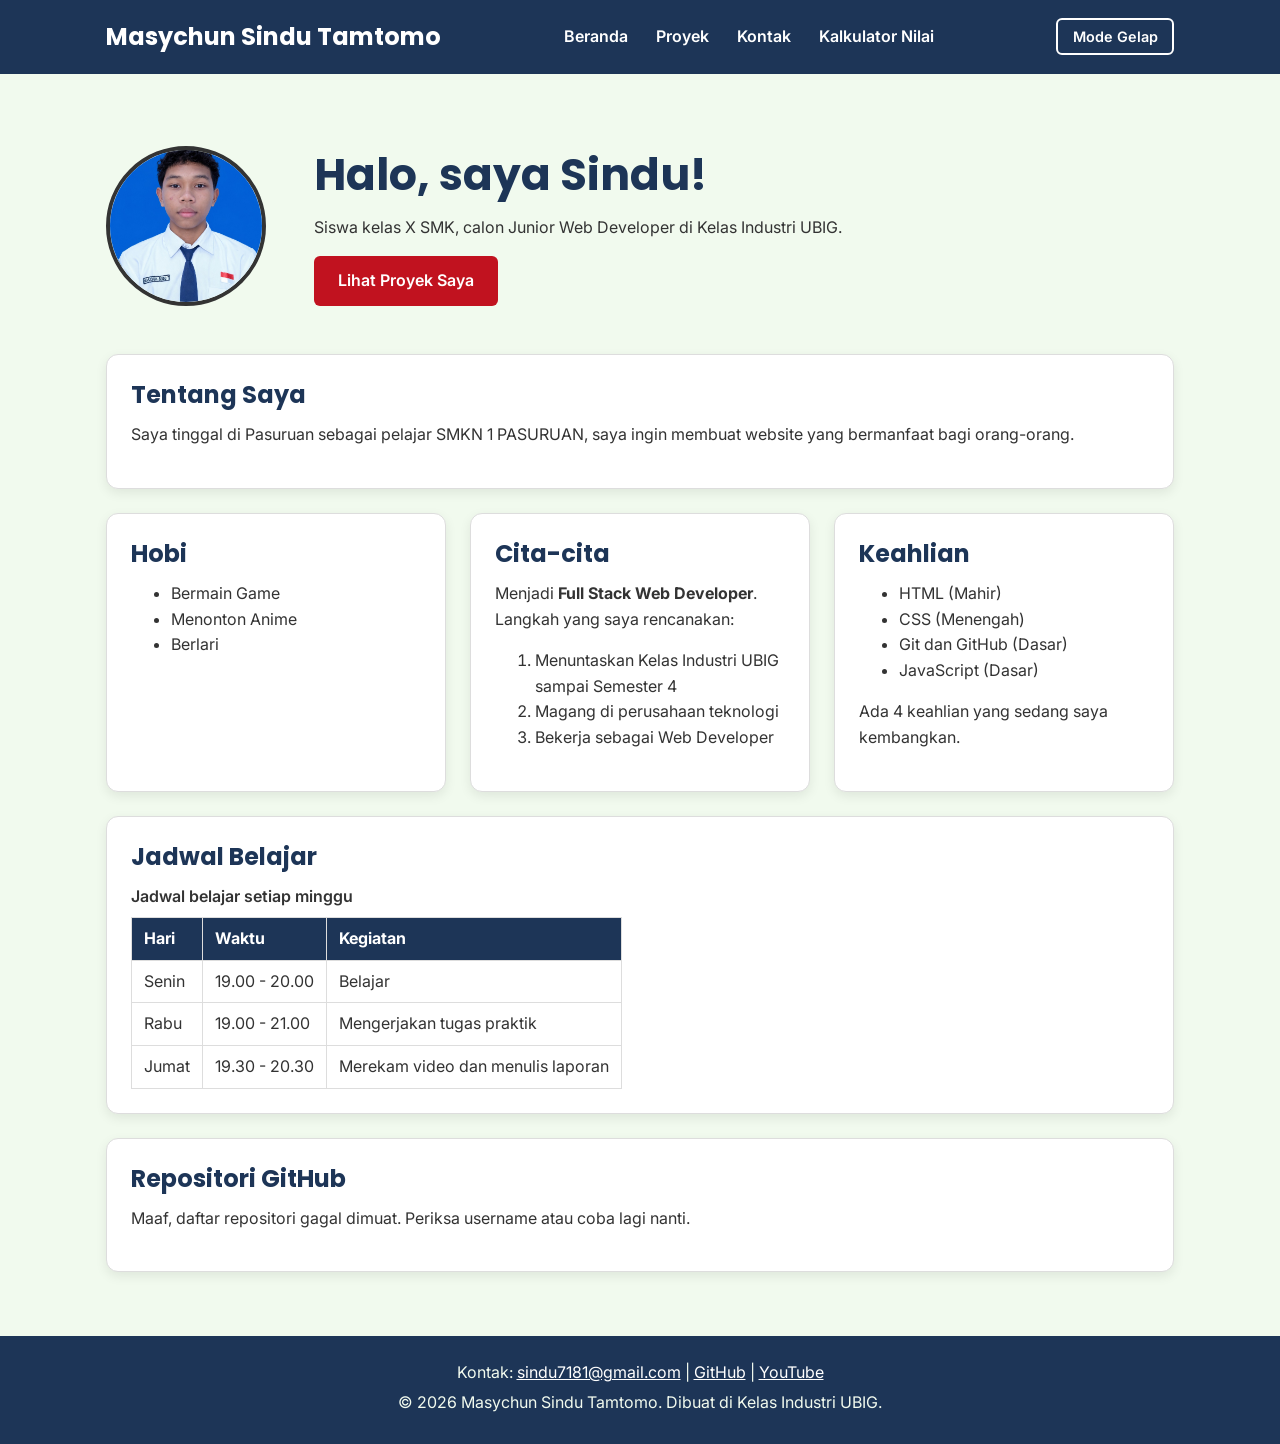
<file: index.html>
<!doctype html>
<html lang="id">
  <head>
    <meta charset="UTF-8" />
    <meta name="viewport" content="width=device-width, initial-scale=1.0" />
    <title>Masychun Sindu Tamtomo | Beranda</title>
    <link rel="icon" href="img/foto-profil.png" />
    <link rel="preconnect" href="https://fonts.googleapis.com" />
    <link rel="preconnect" href="https://fonts.gstatic.com" crossorigin />
    <link
      href="https://fonts.googleapis.com/css2?family=Inter:wght@400;600&family=Poppins:wght@600;700&display=swap"
      rel="stylesheet"
    />
    <link rel="stylesheet" href="css/style.css" />
  </head>
  <body>
    <header>
      <div class="container navbar">
        <h1>Masychun Sindu Tamtomo</h1>
        <nav class="menu-laptop">
          <ul>
            <li><a href="index.html">Beranda</a></li>
            <li><a href="proyek.html">Proyek</a></li>
            <li><a href="kontak.html">Kontak</a></li>
            <li><a href="kalkulator.html">Kalkulator Nilai</a></li>
          </ul>
        </nav>

        <button type="button" id="tombol-tema" class="tombol-tema">
          Mode Gelap
        </button>
        <details class="menu-ponsel">
          <summary>Menu</summary>
          <nav>
            <ul>
              <li><a href="index.html">Beranda</a></li>
              <li><a href="proyek.html">Proyek</a></li>
              <li><a href="kontak.html">Kontak</a></li>
              <li><a href="kalkulator.html">Kalkulator Nilai</a></li>
            </ul>
          </nav>
        </details>
      </div>
    </header>

    <main>
      <div class="container">
        <section class="hero">
          <img
            src="img/foto-profil.png"
            alt="Foto profil Masychun Sindu Tamtomo"
            width="180"
          />
          <div>
            <h2>Halo, saya Sindu!</h2>
            <p>
              Siswa kelas X SMK, calon Junior Web Developer di Kelas Industri
              UBIG.
            </p>
            <a href="proyek.html" class="tombol">Lihat Proyek Saya</a>
          </div>
        </section>

        <section class="kartu">
          <h2>Tentang Saya</h2>
          <p>
            Saya tinggal di Pasuruan sebagai pelajar SMKN 1 PASURUAN, saya ingin
            membuat website yang bermanfaat bagi orang-orang.
          </p>
        </section>

        <div class="daftar-kartu">
          <section class="kartu">
            <h2>Hobi</h2>
            <ul>
              <li>Bermain Game</li>
              <li>Menonton Anime</li>
              <li>Berlari</li>
            </ul>
          </section>

          <section class="kartu">
            <h2>Cita-cita</h2>
            <p>
              Menjadi <strong>Full Stack Web Developer</strong>. Langkah yang
              saya rencanakan:
            </p>
            <ol>
              <li>Menuntaskan Kelas Industri UBIG sampai Semester 4</li>
              <li>Magang di perusahaan teknologi</li>
              <li>Bekerja sebagai Web Developer</li>
            </ol>
          </section>

          <section class="kartu">
            <h2>Keahlian</h2>
            <ul id="daftar-skill"></ul>
            <p id="jumlah-skill"></p>
          </section>
        </div>

        <section class="kartu">
          <h2>Jadwal Belajar</h2>
          <table>
            <caption>
              Jadwal belajar setiap minggu
            </caption>
            <thead>
              <tr>
                <th>Hari</th>
                <th>Waktu</th>
                <th>Kegiatan</th>
              </tr>
            </thead>
            <tbody>
              <tr>
                <td>Senin</td>
                <td>19.00 - 20.00</td>
                <td>Belajar</td>
              </tr>
              <tr>
                <td>Rabu</td>
                <td>19.00 - 21.00</td>
                <td>Mengerjakan tugas praktik</td>
              </tr>
              <tr>
                <td>Jumat</td>
                <td>19.30 - 20.30</td>
                <td>Merekam video dan menulis laporan</td>
              </tr>
            </tbody>
          </table>
                  </section>

        <!-- Repositori GitHub -->
        <section class="kartu">
          <h2>Repositori GitHub</h2>
          <p id="status-repo">Memuat repositori...</p>
          <ul id="daftar-repo"></ul>
        </section>

      </div>
    </main>
        </section>
      </div>
    </main>

    <footer>
      <p>
        Kontak:
        <a
          href="https://mail.google.com/mail/?view=cm&fs=1&to=sindu7181@gmail.com"
          target="_blank"
          >sindu7181@gmail.com</a
        >
        |
        <a
          href="https://github.com/masychunsindu01/portofolio-sindu"
          target="_blank"
          >GitHub</a
        >
        |
        <a
          href="https://www.youtube.com/channel/UC3rPftlkmGB0_WsRd4itGmw"
          target="_blank"
          >YouTube</a
        >
      </p>
      <p>&copy; 2026 Masychun Sindu Tamtomo. Dibuat di Kelas Industri UBIG.</p>
    </footer>
    <script src="js/main.js" defer></script>
  </body>
</html>
</file>
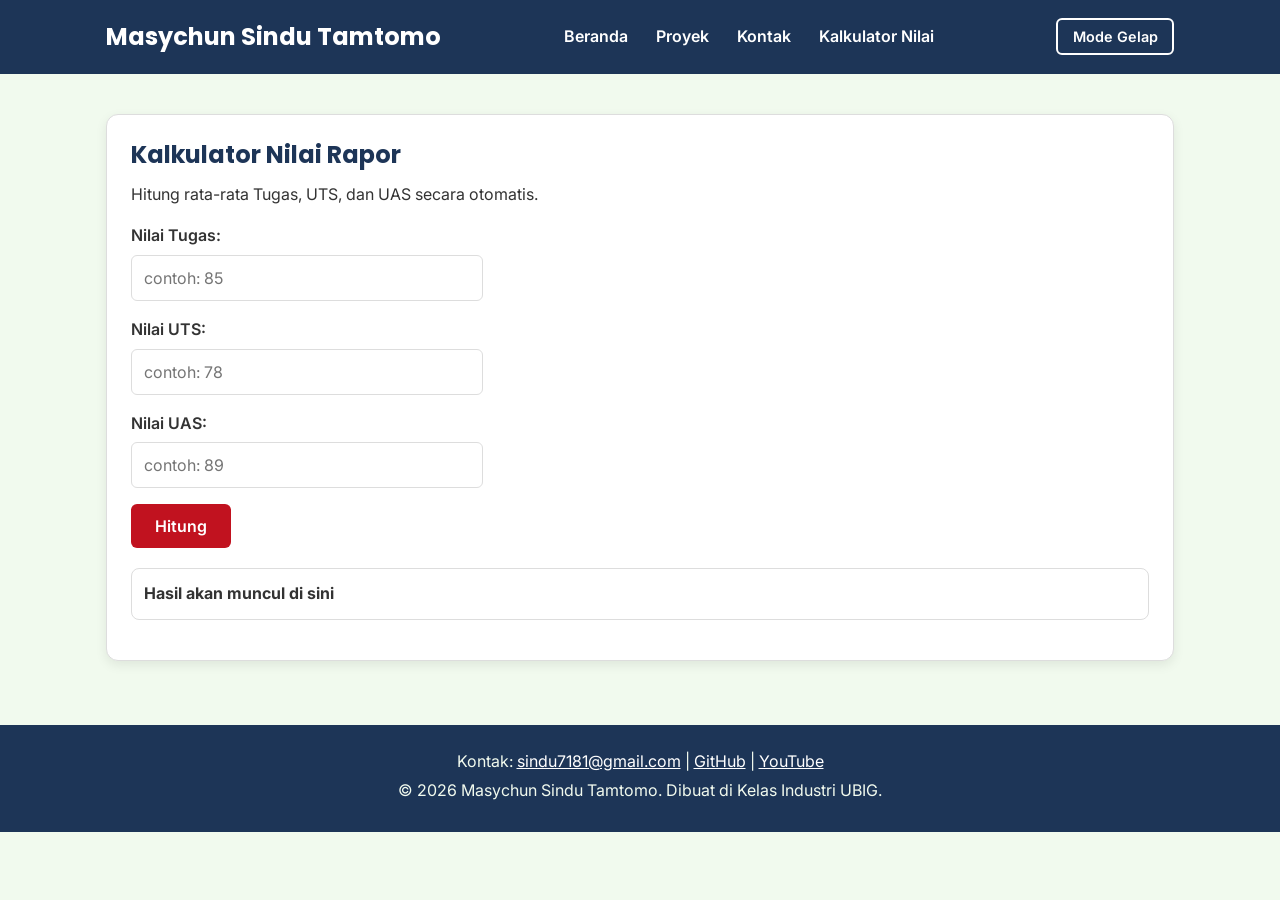
<file: kalkulator.html>
<!doctype html>
<html lang="id">
  <head>
    <meta charset="UTF-8" />
    <meta name="viewport" content="width=device-width, initial-scale=1.0" />
    <title>Kalkulator Nilai | Sindu</title>
    <link rel="icon" href="img/foto-profil.png" />
    <link rel="preconnect" href="https://fonts.googleapis.com" />
    <link rel="preconnect" href="https://fonts.gstatic.com" crossorigin />
    <link
      href="https://fonts.googleapis.com/css2?family=Inter:wght@400;600&family=Poppins:wght@600;700&display=swap"
      rel="stylesheet"
    />
    <link rel="stylesheet" href="css/style.css" />
  </head>
  <body>
    <header>
      <div class="container navbar">
        <h1>Masychun Sindu Tamtomo</h1>
        <nav class="menu-laptop">
          <ul>
            <li><a href="index.html">Beranda</a></li>
            <li><a href="proyek.html">Proyek</a></li>
            <li><a href="kontak.html">Kontak</a></li>
            <li><a href="kalkulator.html">Kalkulator Nilai</a></li>
          </ul>
        </nav>
        <button type="button" id="tombol-tema" class="tombol-tema">
          Mode Gelap
        </button>
        <details class="menu-ponsel">
          <summary>Menu</summary>
          <nav>
            <ul>
              <li><a href="index.html">Beranda</a></li>
              <li><a href="proyek.html">Proyek</a></li>
              <li><a href="kontak.html">Kontak</a></li>
              <li><a href="kalkulator.html">Kalkulator Nilai</a></li>
            </ul>
          </nav>
        </details>
      </div>
    </header>

    <main>
      <div class="container">
        <section class="kartu">
          <h2>Kalkulator Nilai Rapor</h2>
          <p>Hitung rata-rata Tugas, UTS, dan UAS secara otomatis.</p>

          <p>
            <label for="tugas">Nilai Tugas:</label><br />
            <input
              type="number"
              id="tugas"
              placeholder="contoh: 85"
              style="width: 100%; padding: 12px; margin-top: 6px"
            />
          </p>
          <p>
            <label for="uts">Nilai UTS:</label><br />
            <input
              type="number"
              id="uts"
              placeholder="contoh: 78"
              style="width: 100%; padding: 12px; margin-top: 6px"
            />
          </p>
          <p>
            <label for="uas">Nilai UAS:</label><br />
            <input
              type="number"
              id="uas"
              placeholder="contoh: 89"
              style="width: 100%; padding: 12px; margin-top: 6px"
            />
          </p>

          <button id="hitung" class="tombol">Hitung</button>

          <p
            id="hasil"
            style="
              margin-top: 20px;
              font-weight: bold;
              padding: 12px;
              border-radius: 8px;
            "
          >
            Hasil akan muncul di sini
          </p>
        </section>
      </div>
    </main>

    <footer>
      <p>
        Kontak:
        <a
          href="https://mail.google.com/mail/?view=cm&fs=1&to=sindu7181@gmail.com"
          target="_blank"
          >sindu7181@gmail.com</a
        >
        |
        <a
          href="https://github.com/masychunsindu01/portofolio-sindu/"
          target="_blank"
          >GitHub</a
        >
        |
        <a
          href="https://www.youtube.com/channel/UC3rPftlkmGB0_WsRd4itGmw/"
          target="_blank"
          >YouTube</a
        >
      </p>
      <p>&copy; 2026 Masychun Sindu Tamtomo. Dibuat di Kelas Industri UBIG.</p>
    </footer>
    <script src="js/main.js" defer></script>
    <script src="js/kalkulator.js"></script>
  </body>
</html>
</file>
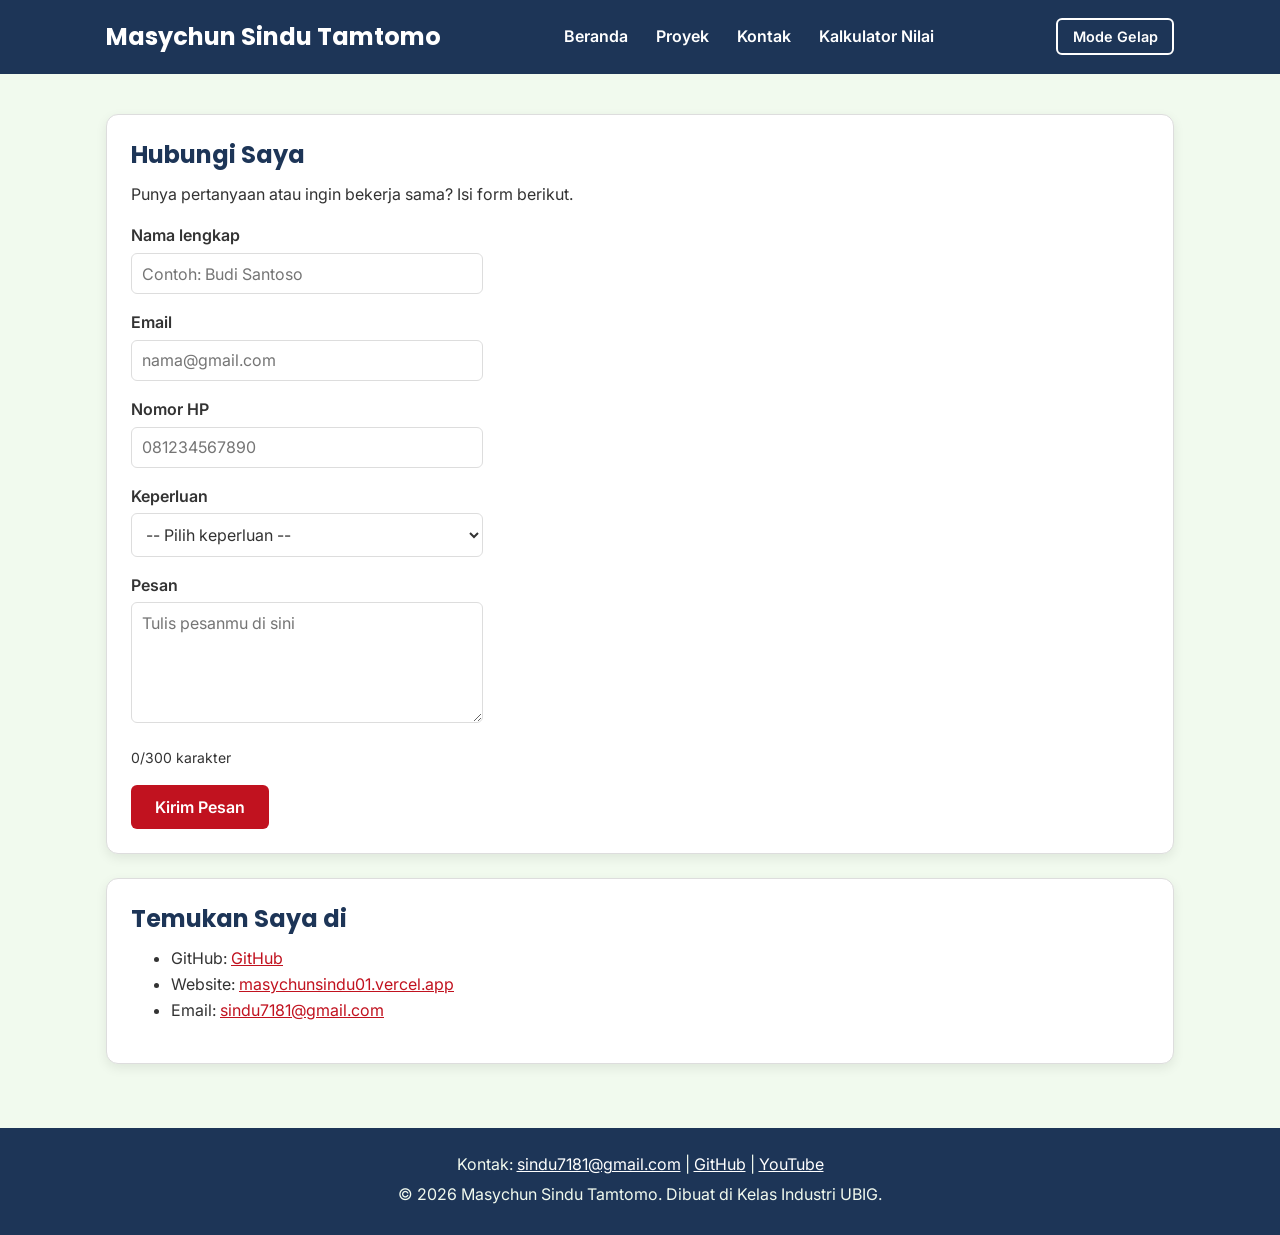
<file: kontak.html>
<!doctype html>
<html lang="id">
  <head>
    <meta charset="UTF-8" />
    <meta name="viewport" content="width=device-width, initial-scale=1.0" />
    <title>Masychun Sindu Tamtomo | Kontak</title>
    <link rel="icon" href="img/foto-profil.png" />
    <link rel="preconnect" href="https://fonts.googleapis.com" />
    <link rel="preconnect" href="https://fonts.gstatic.com" crossorigin />
    <link
      href="https://fonts.googleapis.com/css2?family=Inter:wght@400;600&family=Poppins:wght@600;700&display=swap"
      rel="stylesheet"
    />
    <link rel="stylesheet" href="css/style.css" />
  </head>
  <body>
    <header>
      <div class="container navbar">
        <h1>Masychun Sindu Tamtomo</h1>
        <nav class="menu-laptop">
          <ul>
            <li><a href="index.html">Beranda</a></li>
            <li><a href="proyek.html">Proyek</a></li>
            <li><a href="kontak.html">Kontak</a></li>
            <li><a href="kalkulator.html">Kalkulator Nilai</a></li>
          </ul>
        </nav>
        <button type="button" id="tombol-tema" class="tombol-tema">
          Mode Gelap
        </button>
        <!-- Tantangan: menu ponsel yang bisa dibuka-tutup -->
        <details class="menu-ponsel">
          <summary>Menu</summary>
          <nav>
            <ul>
              <li><a href="index.html">Beranda</a></li>
              <li><a href="proyek.html">Proyek</a></li>
              <li><a href="kontak.html">Kontak</a></li>
              <li><a href="kalkulator.html">Kalkulator Nilai</a></li>
            </ul>
          </nav>
        </details>
      </div>
    </header>

    <main>
      <div class="container">
        <section class="kartu">
          <h2>Hubungi Saya</h2>
          <p>Punya pertanyaan atau ingin bekerja sama? Isi form berikut.</p>

          <form>
            <p>
              <label for="nama">Nama lengkap</label><br />
              <input
                type="text"
                id="nama"
                name="nama"
                placeholder="Contoh: Budi Santoso"
                required
              />
            </p>
            <p>
              <label for="email">Email</label><br />
              <input
                type="email"
                id="email"
                name="email"
                placeholder="nama@gmail.com"
                required
              />
            </p>
            <p>
              <label for="hp">Nomor HP</label><br />
              <input
                type="tel"
                id="hp"
                name="hp"
                placeholder="081234567890"
                required
              />
            </p>
            <p>
              <label for="keperluan">Keperluan</label><br />
              <select id="keperluan" name="keperluan" required>
                <option value="">-- Pilih keperluan --</option>
                <option value="bertanya">Bertanya</option>
                <option value="kerja-sama">Kerja sama proyek</option>
                <option value="lainnya">Lainnya</option>
              </select>
            </p>
            <p>
              <label for="pesan">Pesan</label><br />
              <textarea
                id="pesan"
                name="pesan"
                rows="5"
                cols="40"
                maxlength="300"
                placeholder="Tulis pesanmu di sini"
                required
              ></textarea>
            </p>

            <p id="hitung-karakter" class="keterangan">0/300 karakter</p>
            <button type="submit">Kirim Pesan</button>
          </form>
        </section>
        <section class="kartu">
          <h2>Temukan Saya di</h2>
          <ul>
            <li>
              GitHub:
              <a
                href="https://github.com/masychunsindu01/portofolio-sindu/"
                target="_blank"
                >GitHub</a
              >
            </li>
            <li>
              Website:
              <a href="https://vercel.com/masychunsindu01" target="_blank"
                >masychunsindu01.vercel.app</a
              >
            </li>
            <li>
              Email:
              <a
                href="https://mail.google.com/mail/?view=cm&fs=1&to=sindu7181@gmail.com"
                target="_blank"
                >sindu7181@gmail.com</a
              >
            </li>
          </ul>
        </section>
      </div>
    </main>

    <footer>
      <p>
        Kontak:
        <a
          href="https://mail.google.com/mail/?view=cm&fs=1&to=sindu7181@gmail.com"
          target="_blank"
          >sindu7181@gmail.com</a
        >
        |
        <a
          href="https://github.com/masychunsindu01/portofolio-sindu/"
          target="_blank"
          >GitHub</a
        >
        |
        <a
          href="https://www.youtube.com/channel/UC3rPftlkmGB0_WsRd4itGmw/"
          target="_blank"
          >YouTube</a
        >
      </p>
      <p>&copy; 2026 Masychun Sindu Tamtomo. Dibuat di Kelas Industri UBIG.</p>
    </footer>
    <script src="js/main.js" defer></script>
  </body>
</html>
</file>
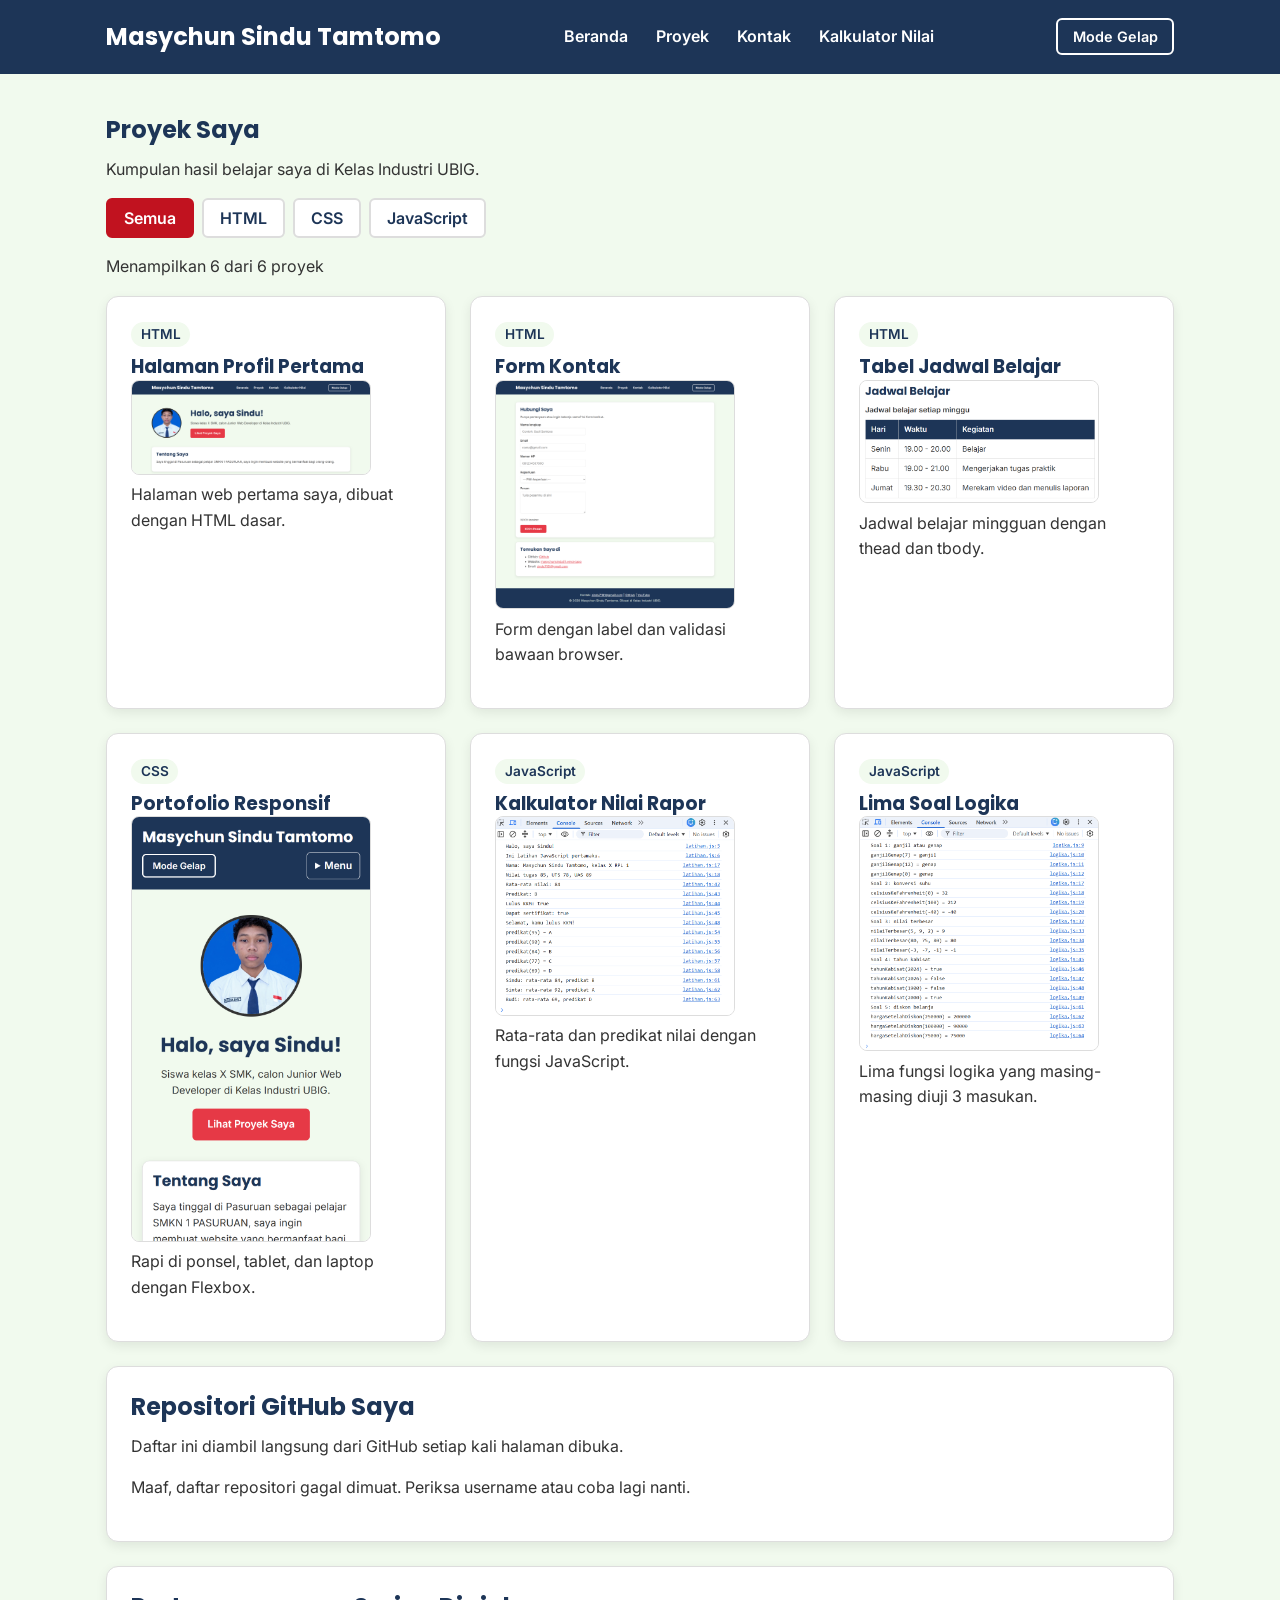
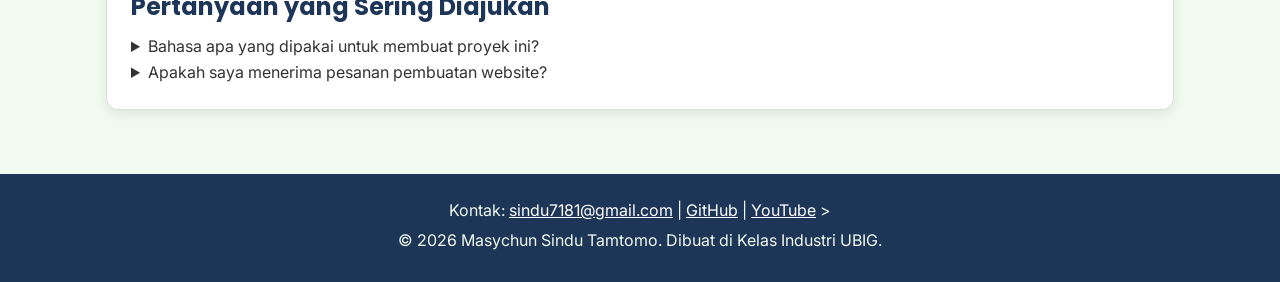
<file: proyek.html>
<!doctype html>
<html lang="id">
  <head>
    <meta charset="UTF-8" />
    <meta name="viewport" content="width=device-width, initial-scale=1.0" />
    <title>Masychun Sindu Tamtomo | Proyek</title>
    <link rel="icon" href="img/foto-profil.png"/>
    <link rel="preconnect" href="https://fonts.googleapis.com" />
    <link rel="preconnect" href="https://fonts.gstatic.com" crossorigin />
    <link
      href="https://fonts.googleapis.com/css2?family=Inter:wght@400;600&family=Poppins:wght@600;700&display=swap"
      rel="stylesheet"
    />
    <link rel="stylesheet" href="css/style.css" />
  </head>
  <body>
    <header>
      <div class="container navbar">
        <h1>Masychun Sindu Tamtomo</h1>
        <nav class="menu-laptop">
          <ul>
            <li><a href="index.html">Beranda</a></li>
            <li><a href="proyek.html">Proyek</a></li>
            <li><a href="kontak.html">Kontak</a></li>
            <li><a href="kalkulator.html">Kalkulator Nilai</a></li>
          </ul>
        </nav>
        <button type="button" id="tombol-tema" class="tombol-tema">
          Mode Gelap
        </button>
        <!-- Tantangan: menu ponsel yang bisa dibuka-tutup -->
        <details class="menu-ponsel">
          <summary>Menu</summary>
          <nav>
            <ul>
              <li><a href="index.html">Beranda</a></li>
              <li><a href="proyek.html">Proyek</a></li>
              <li><a href="kontak.html">Kontak</a></li>
              <li><a href="kalkulator.html">Kalkulator Nilai</a></li>
            </ul>
          </nav>
        </details>
      </div>
    </header>

    <main>
      <div class="container">
        <section>
          <h2>Proyek Saya</h2>
          <p>Kumpulan hasil belajar saya di Kelas Industri UBIG.</p>

          <div class="filter">
            <button id="filter-semua" class="tombol-filter aktif">Semua</button>
            <button id="filter-html" class="tombol-filter">HTML</button>
            <button id="filter-css" class="tombol-filter">CSS</button>
            <button id="filter-js" class="tombol-filter">JavaScript</button>
          </div>
          <p id="jumlah-proyek"></p>
          <div class="daftar-kartu" id="daftar-proyek"></div>
        </section>
        <!-- Repositori GitHub -->
      <section class="kartu">
        <h2>Repositori GitHub Saya</h2>
        <p>Daftar ini diambil langsung dari GitHub setiap kali halaman dibuka.</p>
        <p id="status-repo"></p>
        <ul id="daftar-repo"></ul>
      </section>

        <!-- FAQ dengan details dan summary -->
        <section class="kartu">
          <h2>Pertanyaan yang Sering Diajukan</h2>
          <details>
            <summary>Bahasa apa yang dipakai untuk membuat proyek ini?</summary>
            <p>
              Proyek di halaman ini dibuat dengan HTML, CSS, dan JavaScript.
              Pilih tombol kategori di atas untuk melihat proyek per bahasa.
            </p>
          </details>
          <details>
            <summary>Apakah saya menerima pesanan pembuatan website?</summary>
            <p>
              Belum, saya masih belajar. Namun kamu tetap boleh menghubungi saya
              melalui halaman Kontak.
            </p>
          </details>
        </section>
      </div>
    </main>

    <footer>
      <p>
        Kontak:
        <a
          href="https://mail.google.com/mail/?view=cm&fs=1&to=sindu7181@gmail.com"
          target="_blank"
          >sindu7181@gmail.com</a
        >
        |
        <a
          href="https://github.com/masychunsindu01/portofolio-sindu/"
          target="_blank"
          >GitHub</a
        >
        |
        <a
          href="https://www.youtube.com/channel/UC3rPftlkmGB0_WsRd4itGmw/"
          target="_blank"
          >YouTube</a
        >
        >
      </p>
      <p>&copy; 2026 Masychun Sindu Tamtomo. Dibuat di Kelas Industri UBIG.</p>
    </footer>
    <script src="js/main.js" defer></script>
    
  </body>
</html>
</file>
<file: css/style.css>
/* Gaya portofolio Masychun Sindu Tamtomo
   Palet: #1D3557 (utama), #E63946 (aksen), #F1FAEE (latar)
   Huruf: Poppins (judul), Inter (isi)
   Tata letak: mobile first, titik ubah 768px (tablet) dan 1024px (laptop) */

/* 1. Reset */
* {
  box-sizing: border-box;
  margin: 0;
}

img {
  max-width: 100%;
  height: auto;
}

/* 2. Dasar halaman: warna dan huruf */
:root {
  --warna-utama: #1d3557;
  --warna-judul: #1d3557;
  --warna-aksen: #C1121F;
  --warna-tautan: #C1121F;
  --warna-latar: #f1faee;
  --warna-teks: #333333;
  --warna-kartu: #ffffff;
  --warna-garis: #dddddd;
}

body {
  font-family: "Inter", Arial, sans-serif;
  font-size: 1rem;
  line-height: 1.6;
  color: var(--warna-teks);
  background-color: var(--warna-latar);
}

h1,
h2,
h3 {
  font-family: "Poppins", Arial, sans-serif;
  color: var(--warna-judul);
  line-height: 1.3;
}

h2 {
  margin-bottom: 0.75rem;
}

p,
ul,
ol {
  margin-bottom: 1rem;
}

a {
  color: var(--warna-tautan);
}

/* 3. Wadah, header, dan menu */
.container {
  max-width: 1100px;
  margin: 0 auto;
  padding: 0 1rem;
}

header {
  background-color: var(--warna-utama);
  color: #ffffff;
  padding: 1rem 0;
}

header h1 {
  color: #ffffff;
  font-size: 1.5rem;
}

.navbar {
  display: flex;
  flex-wrap: wrap;
  justify-content: space-between;
  align-items: center;
  gap: 0.5rem;
}

nav ul {
  display: flex;
  gap: 0.25rem;
  padding: 0;
  margin: 0;
  list-style: none;
}

nav a {
  display: inline-block;
  padding: 0.5rem 0.75rem;
  border-radius: 6px;
  color: #ffffff;
  font-weight: 600;
  text-decoration: none;
}

/* Tantangan: menu ponsel buka-tutup dengan details */
.menu-laptop {
  display: none;
}

.menu-ponsel summary {
  padding: 0.5rem 0.75rem;
  border: 1px solid #ffffff;
  border-radius: 6px;
  font-weight: 600;
  cursor: pointer;
}

.menu-ponsel ul {
  flex-direction: column;
  margin-top: 0.5rem;
}

/* 4. Isi utama, hero, dan kartu */
main {
  padding: 1.5rem 0;
}

.hero {
  display: flex;
  flex-direction: column;
  align-items: center;
  gap: 1.5rem;
  padding: 1rem 0 2rem;
  text-align: center;
}

.hero img {
  width: 160px;
  height: 160px;
  object-fit: cover;
  border-radius: 50%;
  border: 4px solid #333333;
}

.hero h2 {
  font-size: 2rem;
}

.tombol {
  display: inline-block;
  padding: 0.75rem 1.5rem;
  border-radius: 6px;
  background-color: var(--warna-aksen);
  color: #ffffff;
  font-weight: 600;
  text-decoration: none;
}

.kartu {
  background-color: var(--warna-kartu);
  padding: 1rem;
  margin-bottom: 1.5rem;
  border: 1px solid var(--warna-garis);
  border-radius: 12px;
  box-shadow: 0 4px 12px rgba(0, 0, 0, 0.08);
}

.daftar-kartu {
  display: flex;
  flex-wrap: wrap;
  gap: 1.5rem;
  margin-bottom: 1.5rem;
}

.daftar-kartu .kartu {
  flex: 1 1 280px;
  margin-bottom: 0;
}




article img {
  border-radius: 8px;
  border: 1px solid var(--warna-garis);
}

/* 5. Tabel */
table {
  border-collapse: collapse;
}

caption {
  font-weight: 600;
  text-align: left;
  margin-bottom: 0.5rem;
}

th,
td {
  border: 1px solid var(--warna-garis);
  padding: 0.5rem 0.75rem;
  text-align: left;
}

th {
  background-color: var(--warna-utama);
  color: #ffffff;
}

/* 6. Form */
label {
  font-weight: 600;
}

input,
select,
textarea {
  width: 100%;
  max-width: 22rem;
  padding: 0.6rem;
  margin-top: 0.25rem;
  border: 1px solid var(--warna-garis);
  border-radius: 6px;
  font-family: inherit;
  font-size: 1rem;
  background-color: var(--warna-kartu);
  color: var(--warna-teks);
}

button {
  padding: 0.75rem 1.5rem;
  border: none;
  border-radius: 6px;
  background-color: var(--warna-aksen);
  color: #ffffff;
  font-family: inherit;
  font-size: 1rem;
  font-weight: 600;
  cursor: pointer;
}

.keterangan {
  font-size: 0.875rem;
}

/* 7. Footer */
footer {
  background-color: var(--warna-utama);
  color: #f1faee;
  text-align: center;
  padding: 1.5rem;
}

footer p {
  margin-bottom: 0.25rem;
}

footer a {
  color: #ffffff;
}

/* 8. Tablet: lebar layar 768px ke atas */
@media (min-width: 768px) {
  .menu-laptop {
    display: block;
  }

  .menu-ponsel {
    display: none;
  }

  .hero {
    flex-direction: row;
    padding: 2rem 0 3rem;
    text-align: left;
  }

  .kartu {
    padding: 1.5rem;
  }
}

/* 9. Laptop: lebar layar 1024px ke atas */
@media (min-width: 1024px) {
  main {
    padding: 2.5rem 0;
  }

  .hero {
    gap: 3rem;
  }

  .hero h2 {
    font-size: 2.75rem;
  }
}

/* 10. Tombol tema, filter, dan label kategori */
.tombol-tema {
  padding: 0.5rem 0.9rem;
  border: 2px solid #ffffff;
  background-color: transparent;
  font-size: 0.9rem;
}
.filter,
.filter-proyek {
  display: flex;
  flex-wrap: wrap;
  gap: 0.5rem;
  margin-bottom: 1rem;
}
.tombol-filter {
  padding: 0.5rem 1rem;
  border: 2px solid var(--warna-garis);
  background-color: var(--warna-kartu);
  color: var(--warna-judul);
}
.tombol-filter.aktif {
  background-color: var(--warna-aksen);
  border-color: var(--warna-aksen);
  color: #ffffff;
}

.label {
  display: inline-block;
  padding: 0.1rem 0.6rem;
  margin-bottom: 0.5rem;
  border-radius: 999px;
  background-color: var(--warna-latar);
  color: var(--warna-judul);
  font-size: 0.85rem;
  font-weight: 600;
}

/* 11. Tema gelap: isi variabel diganti saat body memiliki class gelap */
body.gelap {
  --warna-utama: #0b1526;
  --warna-judul: #a8dadc;
  --warna-tautan: #ff8a8a;
  --warna-latar: #121a24;
  --warna-teks: #e3e8ee;
  --warna-kartu: #1c2836;
  --warna-garis: #34465a;
}
body.gelap .tombol-filter.aktif {
  background-color: #ff8a8a;
  border-color: #ff8a8a;
  color: #0b1526;
}

#hasil {
  background-color: var(--warna-kartu);
  color: var(--warna-teks);
  border: 1px solid var(--warna-garis);
}

body.gelap #hasil {
  background-color: var(--warna-kartu);
  color: var(--warna-teks);
}
</file>
